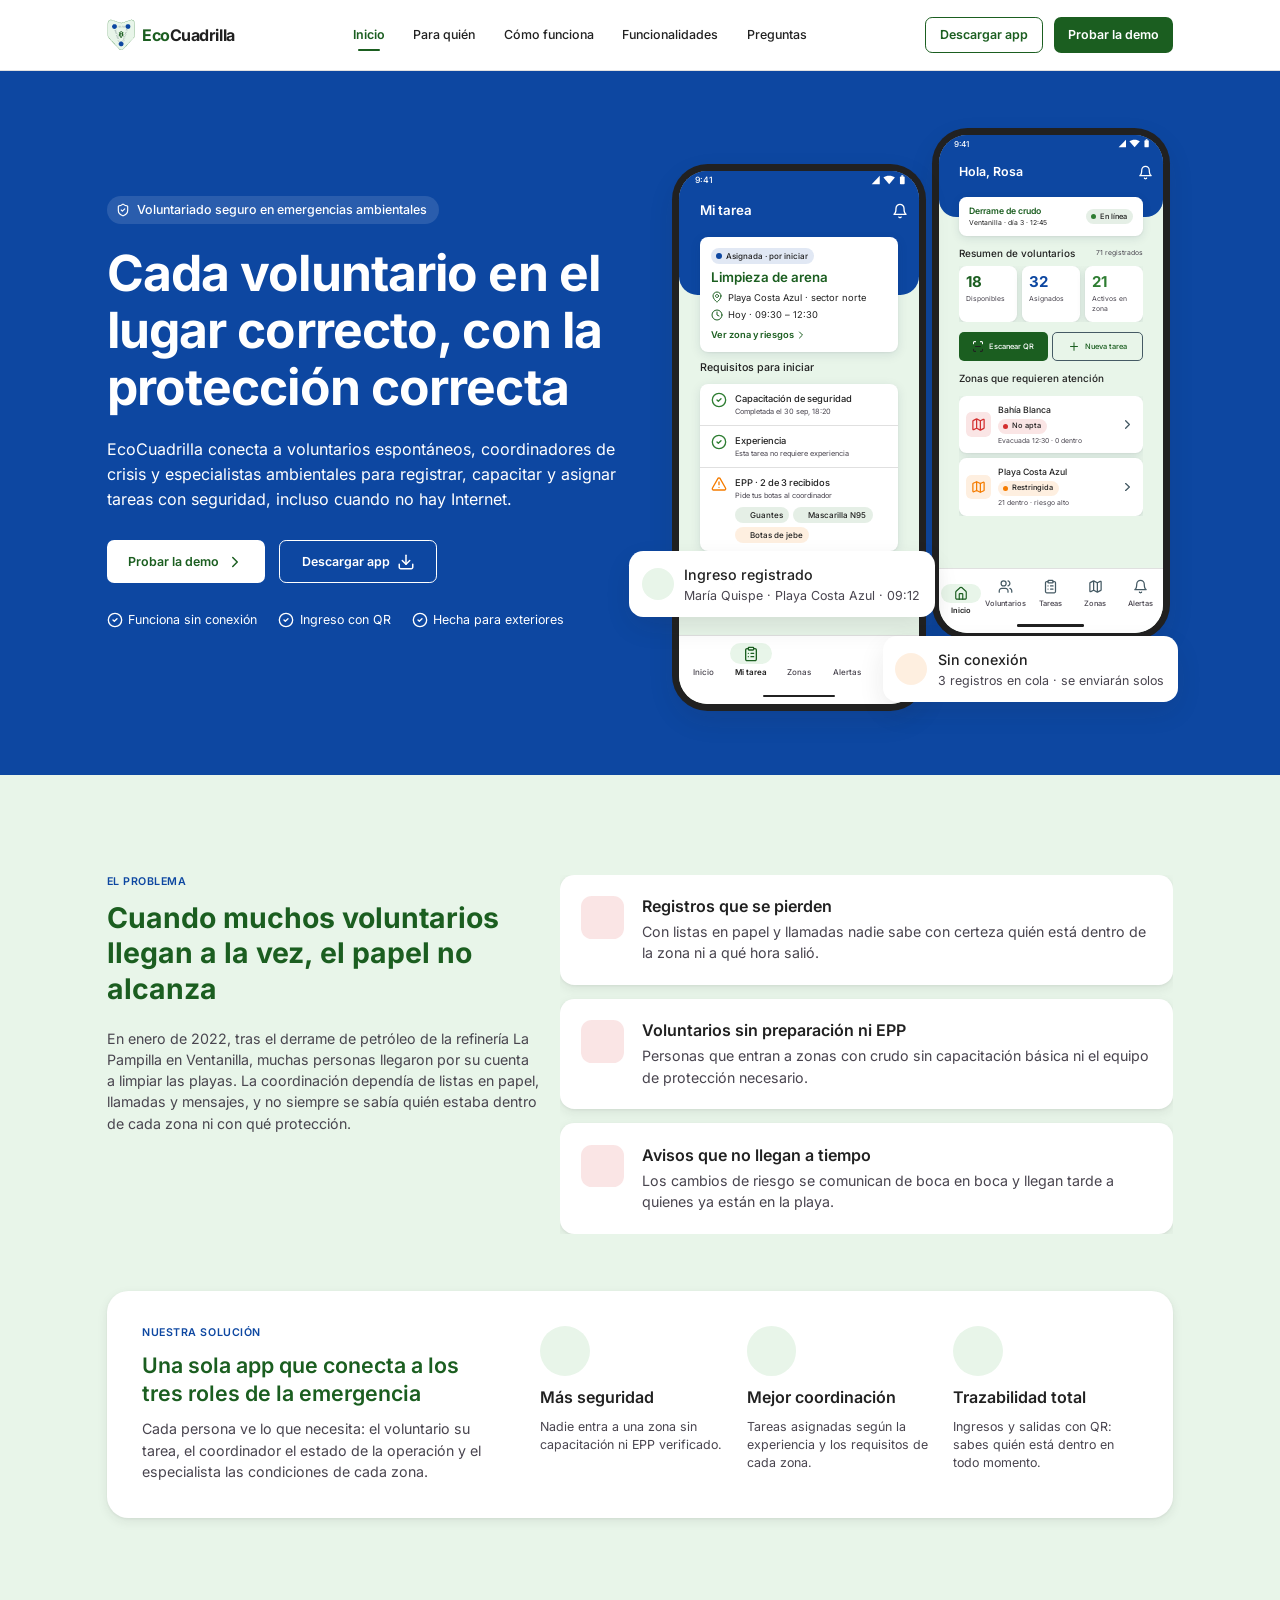
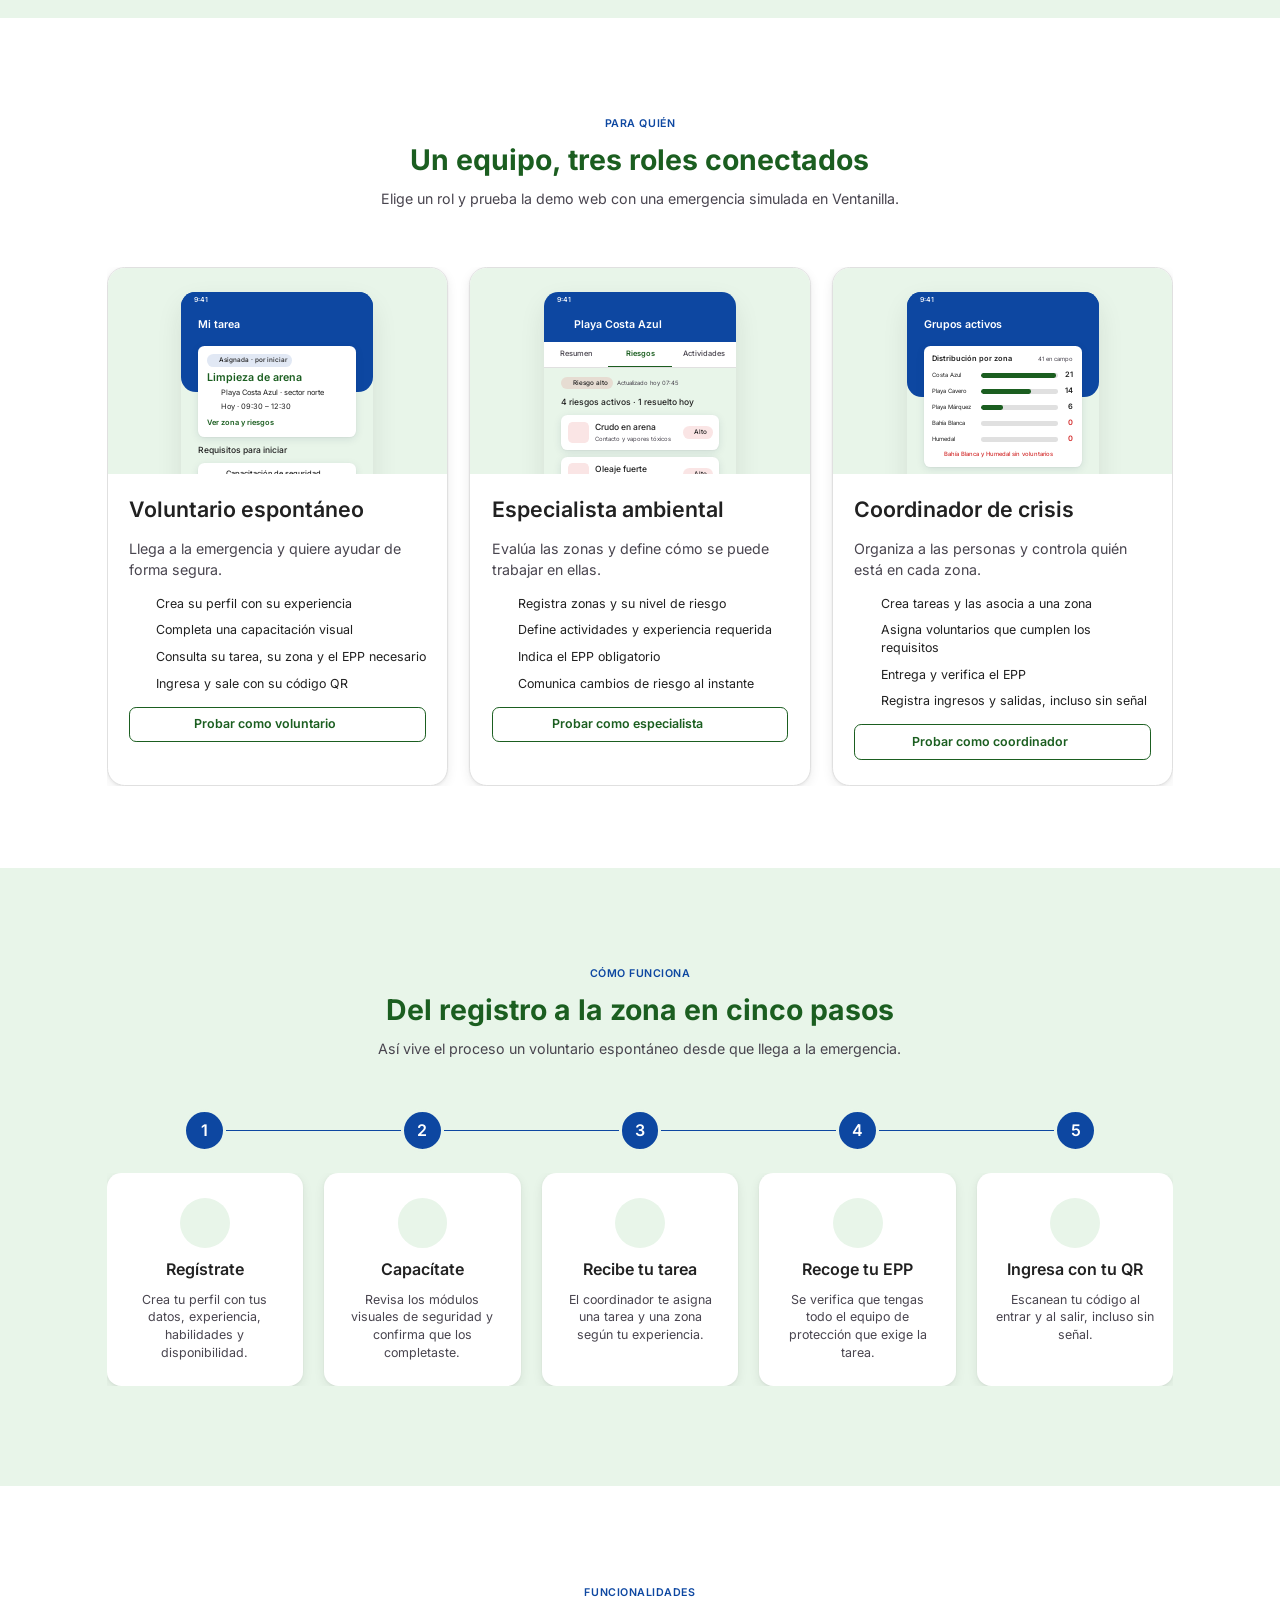
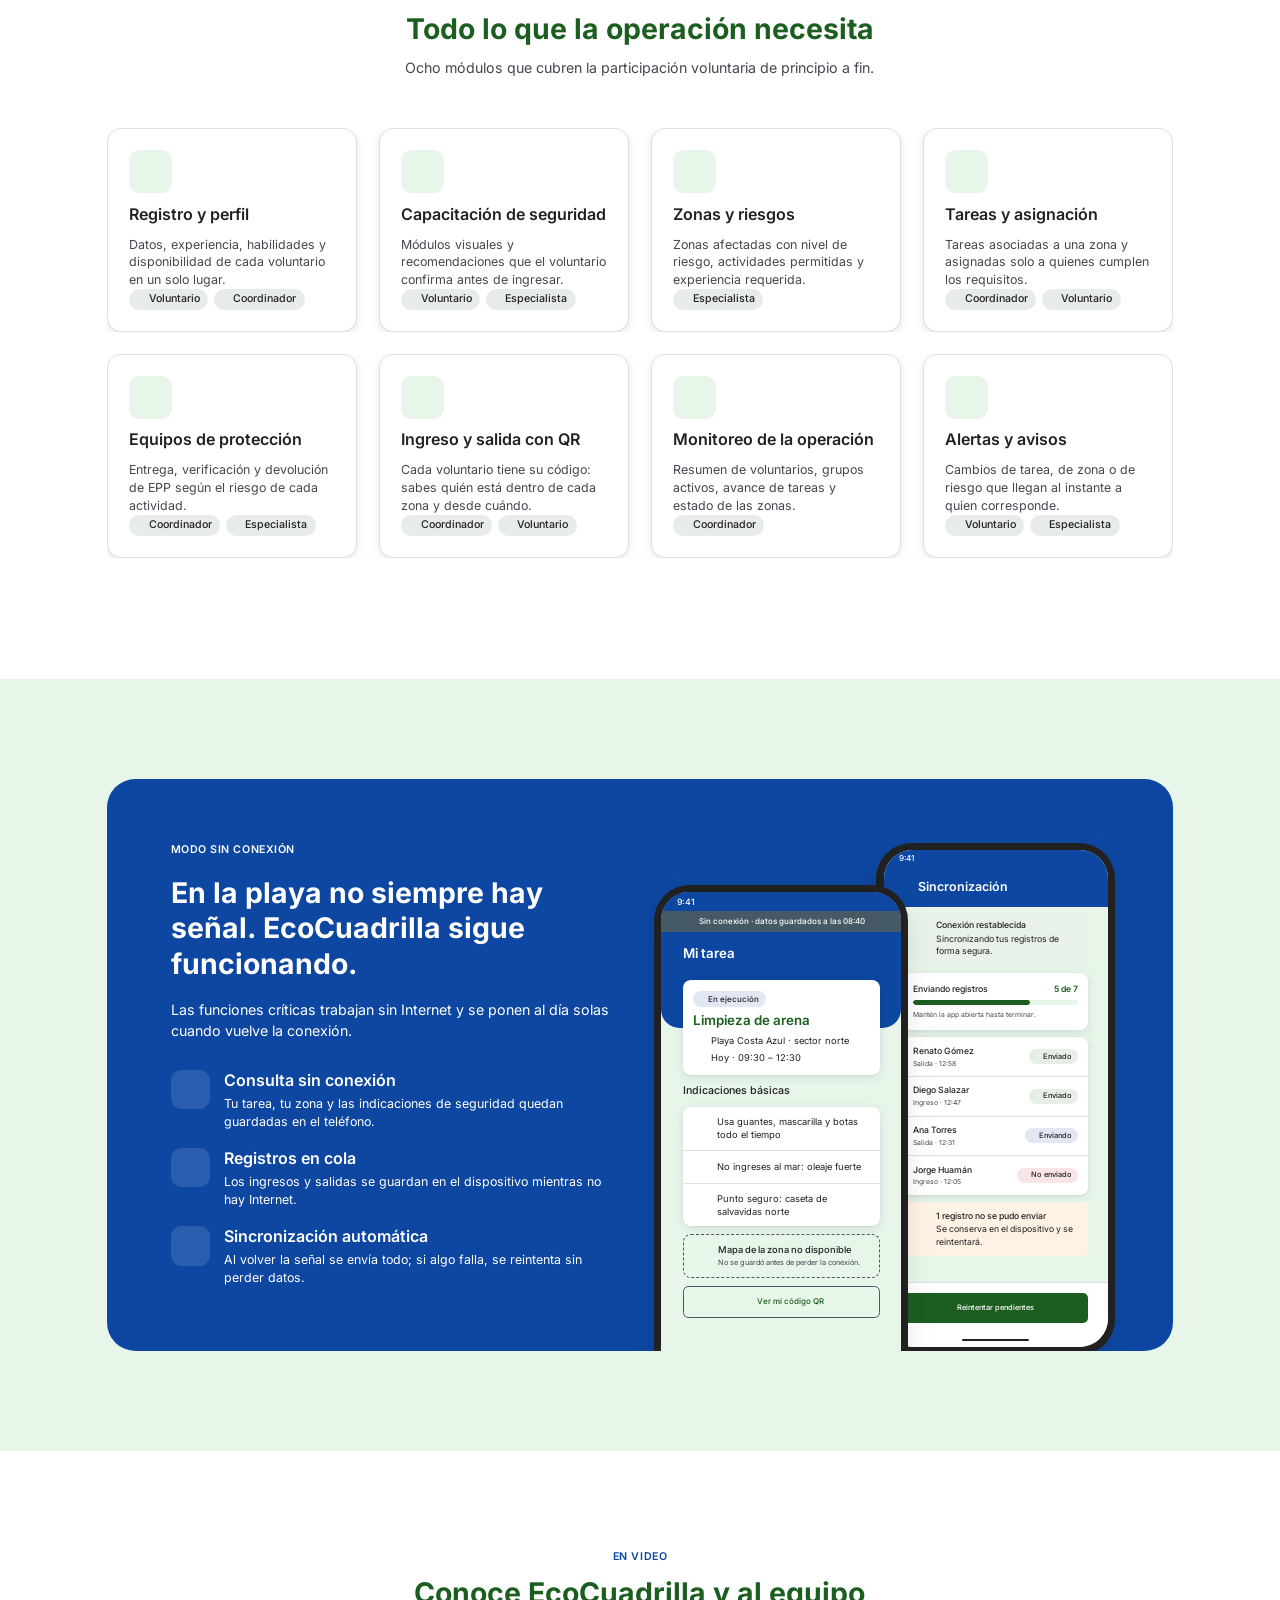
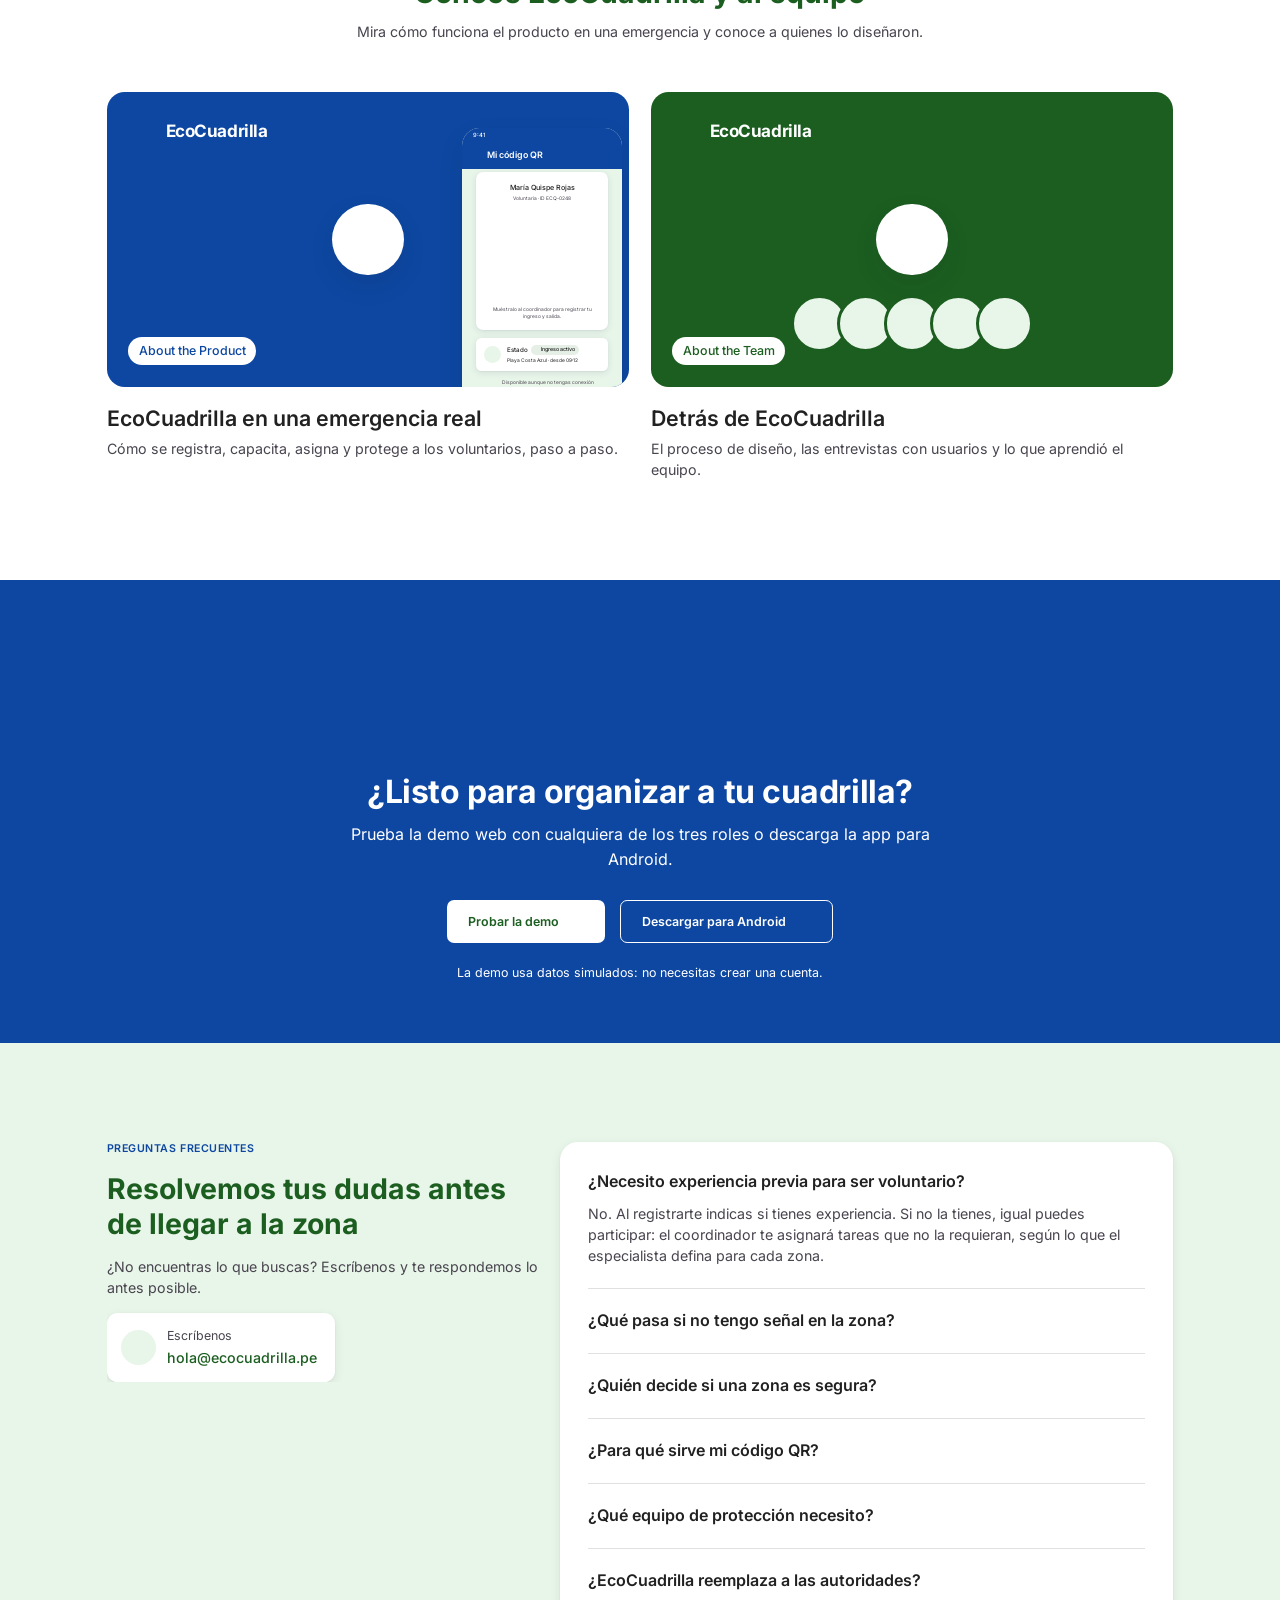
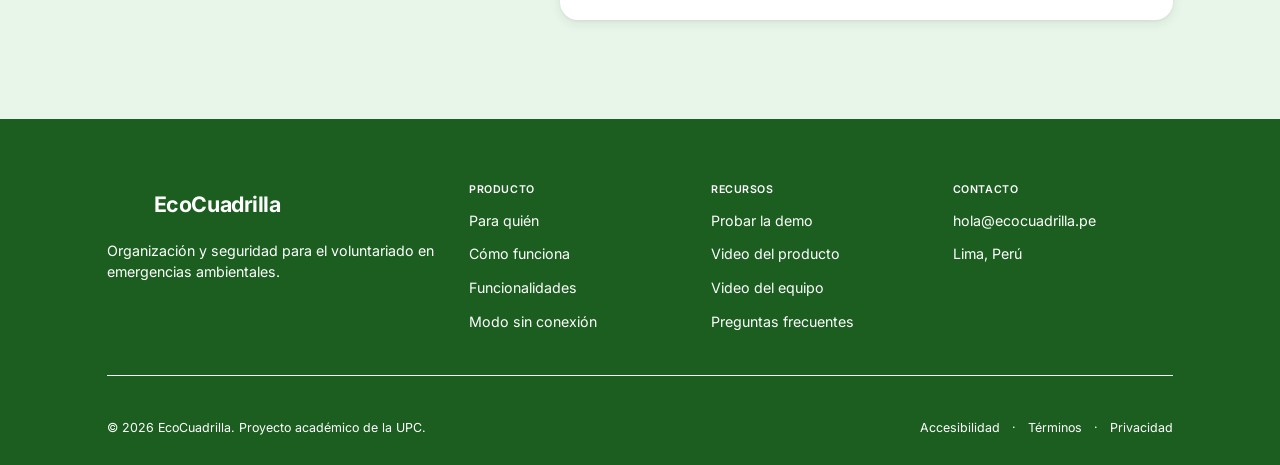
<file: index.html>
<!doctype html>
<html lang="es">

<head>
    <meta charset="utf-8">
    <meta name="viewport" content="width=device-width,initial-scale=1">
    <title>EcoCuadrilla</title>
    <meta name="theme-color" content="#0d47a1">
    <link rel="stylesheet" href="figma.css">
    <link rel="stylesheet" href="styles.css">
</head>

<body>
    <main id="app" aria-label="EcoCuadrilla"></main>
    <dialog id="modal"></dialog>
    <div id="toast" role="status" hidden></div>
    <script src="qr.js"></script>
    <script src="js/epp.js"></script>
    <script src="js/access.js"></script>
    <script src="main.js"></script>
    <script src="js/qa-fixes.js"></script>
</body>

</html>
</file>
<file: figma.css>
*,
:after,
:before {
    --tw-border-spacing-x: 0;
    --tw-border-spacing-y: 0;
    --tw-translate-x: 0;
    --tw-translate-y: 0;
    --tw-rotate: 0;
    --tw-skew-x: 0;
    --tw-skew-y: 0;
    --tw-scale-x: 1;
    --tw-scale-y: 1;
    --tw-pan-x: ;
    --tw-pan-y: ;
    --tw-pinch-zoom: ;
    --tw-scroll-snap-strictness: proximity;
    --tw-gradient-from-position: ;
    --tw-gradient-via-position: ;
    --tw-gradient-to-position: ;
    --tw-ordinal: ;
    --tw-slashed-zero: ;
    --tw-numeric-figure: ;
    --tw-numeric-spacing: ;
    --tw-numeric-fraction: ;
    --tw-ring-inset: ;
    --tw-ring-offset-width: 0px;
    --tw-ring-offset-color: #fff;
    --tw-ring-color: rgba(59, 130, 246, .5);
    --tw-ring-offset-shadow: 0 0 #0000;
    --tw-ring-shadow: 0 0 #0000;
    --tw-shadow: 0 0 #0000;
    --tw-shadow-colored: 0 0 #0000;
    --tw-blur: ;
    --tw-brightness: ;
    --tw-contrast: ;
    --tw-grayscale: ;
    --tw-hue-rotate: ;
    --tw-invert: ;
    --tw-saturate: ;
    --tw-sepia: ;
    --tw-drop-shadow: ;
    --tw-backdrop-blur: ;
    --tw-backdrop-brightness: ;
    --tw-backdrop-contrast: ;
    --tw-backdrop-grayscale: ;
    --tw-backdrop-hue-rotate: ;
    --tw-backdrop-invert: ;
    --tw-backdrop-opacity: ;
    --tw-backdrop-saturate: ;
    --tw-backdrop-sepia: ;
    --tw-contain-size: ;
    --tw-contain-layout: ;
    --tw-contain-paint: ;
    --tw-contain-style:
}

::backdrop {
    --tw-border-spacing-x: 0;
    --tw-border-spacing-y: 0;
    --tw-translate-x: 0;
    --tw-translate-y: 0;
    --tw-rotate: 0;
    --tw-skew-x: 0;
    --tw-skew-y: 0;
    --tw-scale-x: 1;
    --tw-scale-y: 1;
    --tw-pan-x: ;
    --tw-pan-y: ;
    --tw-pinch-zoom: ;
    --tw-scroll-snap-strictness: proximity;
    --tw-gradient-from-position: ;
    --tw-gradient-via-position: ;
    --tw-gradient-to-position: ;
    --tw-ordinal: ;
    --tw-slashed-zero: ;
    --tw-numeric-figure: ;
    --tw-numeric-spacing: ;
    --tw-numeric-fraction: ;
    --tw-ring-inset: ;
    --tw-ring-offset-width: 0px;
    --tw-ring-offset-color: #fff;
    --tw-ring-color: rgba(59, 130, 246, .5);
    --tw-ring-offset-shadow: 0 0 #0000;
    --tw-ring-shadow: 0 0 #0000;
    --tw-shadow: 0 0 #0000;
    --tw-shadow-colored: 0 0 #0000;
    --tw-blur: ;
    --tw-brightness: ;
    --tw-contrast: ;
    --tw-grayscale: ;
    --tw-hue-rotate: ;
    --tw-invert: ;
    --tw-saturate: ;
    --tw-sepia: ;
    --tw-drop-shadow: ;
    --tw-backdrop-blur: ;
    --tw-backdrop-brightness: ;
    --tw-backdrop-contrast: ;
    --tw-backdrop-grayscale: ;
    --tw-backdrop-hue-rotate: ;
    --tw-backdrop-invert: ;
    --tw-backdrop-opacity: ;
    --tw-backdrop-saturate: ;
    --tw-backdrop-sepia: ;
    --tw-contain-size: ;
    --tw-contain-layout: ;
    --tw-contain-paint: ;
    --tw-contain-style:
}

/*! tailwindcss v3.4.17 | MIT License | https://tailwindcss.com*/
*,
:after,
:before {
    box-sizing: border-box;
    border: 0 solid #e5e7eb
}

:after,
:before {
    --tw-content: ""
}

:host,
html {
    line-height: 1.5;
    -webkit-text-size-adjust: 100%;
    -moz-tab-size: 4;
    -o-tab-size: 4;
    tab-size: 4;
    font-family: ui-sans-serif, system-ui, sans-serif, Apple Color Emoji, Segoe UI Emoji, Segoe UI Symbol, Noto Color Emoji;
    font-feature-settings: normal;
    font-variation-settings: normal;
    -webkit-tap-highlight-color: transparent
}

body {
    margin: 0;
    line-height: inherit
}

hr {
    height: 0;
    color: inherit;
    border-top-width: 1px
}

abbr:where([title]) {
    -webkit-text-decoration: underline dotted;
    text-decoration: underline dotted
}

h1,
h2,
h3,
h4,
h5,
h6 {
    font-size: inherit;
    font-weight: inherit
}

a {
    color: inherit;
    text-decoration: inherit
}

b,
strong {
    font-weight: bolder
}

code,
kbd,
pre,
samp {
    font-family: ui-monospace, SFMono-Regular, Menlo, Monaco, Consolas, Liberation Mono, Courier New, monospace;
    font-feature-settings: normal;
    font-variation-settings: normal;
    font-size: 1em
}

small {
    font-size: 80%
}

sub,
sup {
    font-size: 75%;
    line-height: 0;
    position: relative;
    vertical-align: baseline
}

sub {
    bottom: -.25em
}

sup {
    top: -.5em
}

table {
    text-indent: 0;
    border-color: inherit;
    border-collapse: collapse
}

button,
input,
optgroup,
select,
textarea {
    font-family: inherit;
    font-feature-settings: inherit;
    font-variation-settings: inherit;
    font-size: 100%;
    font-weight: inherit;
    line-height: inherit;
    letter-spacing: inherit;
    color: inherit;
    margin: 0;
    padding: 0
}

button,
select {
    text-transform: none
}

button,
input:where([type=button]),
input:where([type=reset]),
input:where([type=submit]) {
    -webkit-appearance: button;
    background-color: transparent;
    background-image: none
}

:-moz-focusring {
    outline: auto
}

:-moz-ui-invalid {
    box-shadow: none
}

progress {
    vertical-align: baseline
}

::-webkit-inner-spin-button,
::-webkit-outer-spin-button {
    height: auto
}

[type=search] {
    -webkit-appearance: textfield;
    outline-offset: -2px
}

::-webkit-search-decoration {
    -webkit-appearance: none
}

::-webkit-file-upload-button {
    -webkit-appearance: button;
    font: inherit
}

summary {
    display: list-item
}

blockquote,
dd,
dl,
figure,
h1,
h2,
h3,
h4,
h5,
h6,
hr,
p,
pre {
    margin: 0
}

fieldset {
    margin: 0
}

fieldset,
legend {
    padding: 0
}

menu,
ol,
ul {
    list-style: none;
    margin: 0;
    padding: 0
}

dialog {
    padding: 0
}

textarea {
    resize: vertical
}

input::-moz-placeholder,
textarea::-moz-placeholder {
    opacity: 1;
    color: #9ca3af
}

input::placeholder,
textarea::placeholder {
    opacity: 1;
    color: #9ca3af
}

[role=button],
button {
    cursor: pointer
}

:disabled {
    cursor: default
}

audio,
canvas,
embed,
iframe,
img,
object,
svg,
video {
    display: block;
    vertical-align: middle
}

img,
video {
    max-width: 100%;
    height: auto
}

[hidden]:where(:not([hidden=until-found])) {
    display: none
}

.absolute {
    position: absolute
}

.relative {
    position: relative
}

.inset-0 {
    inset: 0
}

.inset-\[18\.5\%_42\.22\%_74\.5\%_36\.39\%\] {
    inset: 18.5% 42.22% 74.5% 36.39%
}

.inset-\[4\%_2\.22\%_87\%_46\.11\%\] {
    inset: 4% 2.22% 87% 46.11%
}

.inset-\[40\%_47\.64\%_53\%_34\.44\%\] {
    inset: 40% 47.64% 53% 34.44%
}

.inset-\[59\%_44\.03\%_34\%_36\.39\%\] {
    inset: 59% 44.03% 34% 36.39%
}

.inset-\[76\%_8\.06\%_17\%_77\.78\%\] {
    inset: 76% 8.06% 17% 77.78%
}

.inset-\[78\%_48\.06\%_15\%_34\.17\%\] {
    inset: 78% 48.06% 15% 34.17%
}

.left-0 {
    left: 0
}

.left-\[-148px\] {
    left: -148px
}

.left-\[-24px\] {
    left: -24px
}

.left-\[1066px\] {
    left: 1066px
}

.left-\[110\.4px\] {
    left: 110.4px
}

.left-\[116\.4px\] {
    left: 116.4px
}

.left-\[11px\] {
    left: 11px
}

.left-\[128px\] {
    left: 128px
}

.left-\[12px\] {
    left: 12px
}

.left-\[158px\] {
    left: 158px
}

.left-\[196px\] {
    left: 196px
}

.left-\[204px\] {
    left: 204px
}

.left-\[22px\] {
    left: 22px
}

.left-\[24px\] {
    left: 24px
}

.left-\[250px\] {
    left: 250px
}

.left-\[254px\] {
    left: 254px
}

.left-\[261px\] {
    left: 261px
}

.left-\[316px\] {
    left: 316px
}

.left-\[331px\] {
    left: 331px
}

.left-\[400px\] {
    left: 400px
}

.left-\[420px\] {
    left: 420px
}

.left-\[5\.32px\] {
    left: 5.32px
}

.left-\[576px\] {
    left: 576px
}

.left-\[66\.5px\] {
    left: 66.5px
}

.left-\[66px\] {
    left: 66px
}

.left-\[821px\] {
    left: 821px
}

.left-\[83px\] {
    left: 83px
}

.left-\[86px\] {
    left: 86px
}

.left-\[97px\] {
    left: 97px
}

.top-0 {
    top: 0
}

.top-\[-46px\] {
    top: -46px
}

.top-\[120px\] {
    top: 120px
}

.top-\[126px\] {
    top: 126px
}

.top-\[12px\] {
    top: 12px
}

.top-\[136px\] {
    top: 136px
}

.top-\[154px\] {
    top: 154px
}

.top-\[2\.66px\] {
    top: 2.66px
}

.top-\[20px\] {
    top: 20px
}

.top-\[228px\] {
    top: 228px
}

.top-\[23px\] {
    top: 23px
}

.top-\[24px\] {
    top: 24px
}

.top-\[250px\] {
    top: 250px
}

.top-\[275px\] {
    top: 275px
}

.top-\[28px\] {
    top: 28px
}

.top-\[312px\] {
    top: 312px
}

.top-\[374\.4px\] {
    top: 374.4px
}

.top-\[40px\] {
    top: 40px
}

.top-\[476px\] {
    top: 476px
}

.top-\[48px\] {
    top: 48px
}

.top-\[5\.32px\] {
    top: 5.32px
}

.top-\[572px\] {
    top: 572px
}

.top-\[60px\] {
    top: 60px
}

.top-\[8px\] {
    top: 8px
}

.mr-\[-10px\] {
    margin-right: -10px
}

.mr-\[-12px\] {
    margin-right: -12px
}

.mr-\[-2\.4px\] {
    margin-right: -2.4px
}

.mr-\[-2px\] {
    margin-right: -2px
}

.block {
    display: block
}

.flex {
    display: flex
}

.size-\[10\.4px\] {
    width: 10.4px;
    height: 10.4px
}

.size-\[10\.8px\] {
    width: 10.8px;
    height: 10.8px
}

.size-\[100px\] {
    width: 100px;
    height: 100px
}

.size-\[10px\] {
    width: 10px;
    height: 10px
}

.size-\[11\.7px\] {
    width: 11.7px;
    height: 11.7px
}

.size-\[12\.6px\] {
    width: 12.6px;
    height: 12.6px
}

.size-\[12\.8px\] {
    width: 12.8px;
    height: 12.8px
}

.size-\[12\.999px\] {
    width: 12.999px;
    height: 12.999px
}

.size-\[12px\] {
    width: 12px;
    height: 12px
}

.size-\[13\.5px\] {
    width: 13.5px;
    height: 13.5px
}

.size-\[13\.999px\] {
    width: 13.999px;
    height: 13.999px
}

.size-\[14\.4px\] {
    width: 14.4px;
    height: 14.4px
}

.size-\[14\.999px\] {
    width: 14.999px;
    height: 14.999px
}

.size-\[15\.36px\] {
    width: 15.36px;
    height: 15.36px
}

.size-\[15\.6px\] {
    width: 15.6px;
    height: 15.6px
}

.size-\[16\.008px\] {
    width: 16.008px;
    height: 16.008px
}

.size-\[16\.444px\] {
    width: 16.444px;
    height: 16.444px
}

.size-\[16\.8px\] {
    width: 16.8px;
    height: 16.8px
}

.size-\[16px\] {
    width: 16px;
    height: 16px
}

.size-\[18\.62px\] {
    width: 18.62px;
    height: 18.62px
}

.size-\[18px\] {
    width: 18px;
    height: 18px
}

.size-\[19\.111px\] {
    width: 19.111px;
    height: 19.111px
}

.size-\[19\.2px\] {
    width: 19.2px;
    height: 19.2px
}

.size-\[2\.56px\] {
    width: 2.56px;
    height: 2.56px
}

.size-\[20px\] {
    width: 20px;
    height: 20px
}

.size-\[22px\] {
    width: 22px;
    height: 22px
}

.size-\[240px\] {
    width: 240px;
    height: 240px
}

.size-\[24px\] {
    width: 24px;
    height: 24px
}

.size-\[28\.8px\] {
    width: 28.8px;
    height: 28.8px
}

.size-\[28px\] {
    width: 28px;
    height: 28px
}

.size-\[29\.26px\] {
    width: 29.26px;
    height: 29.26px
}

.size-\[31\.2px\] {
    width: 31.2px;
    height: 31.2px
}

.size-\[32px\] {
    width: 32px;
    height: 32px
}

.size-\[33\.6px\] {
    width: 33.6px;
    height: 33.6px
}

.size-\[36px\] {
    width: 36px;
    height: 36px
}

.size-\[4\.8px\] {
    width: 4.8px;
    height: 4.8px
}

.size-\[40px\] {
    width: 40px;
    height: 40px
}

.size-\[44px\] {
    width: 44px;
    height: 44px
}

.size-\[48px\] {
    width: 48px;
    height: 48px
}

.size-\[4px\] {
    width: 4px;
    height: 4px
}

.size-\[5\.2px\] {
    width: 5.2px;
    height: 5.2px
}

.size-\[5\.6px\] {
    width: 5.6px;
    height: 5.6px
}

.size-\[5\.76px\] {
    width: 5.76px;
    height: 5.76px
}

.size-\[53\.2px\] {
    width: 53.2px;
    height: 53.2px
}

.size-\[56px\] {
    width: 56px;
    height: 56px
}

.size-\[6\.4px\] {
    width: 6.4px;
    height: 6.4px
}

.size-\[6\.578px\] {
    width: 6.578px;
    height: 6.578px
}

.size-\[60px\] {
    width: 60px;
    height: 60px
}

.size-\[64px\] {
    width: 64px;
    height: 64px
}

.size-\[6px\] {
    width: 6px;
    height: 6px
}

.size-\[7\.644px\] {
    width: 7.644px;
    height: 7.644px
}

.size-\[7\.68px\] {
    width: 7.68px;
    height: 7.68px
}

.size-\[80px\] {
    width: 80px;
    height: 80px
}

.size-\[8px\] {
    width: 8px;
    height: 8px
}

.size-\[9\.6px\] {
    width: 9.6px;
    height: 9.6px
}

.size-\[95\.76px\] {
    width: 95.76px;
    height: 95.76px
}

.size-\[9px\] {
    width: 9px;
    height: 9px
}

.size-full {
    width: 100%;
    height: 100%
}

.h-\[1\.28px\] {
    height: 1.28px
}

.h-\[1\.2px\] {
    height: 1.2px
}

.h-\[10\.5px\] {
    height: 10.5px
}

.h-\[100px\] {
    height: 100px
}

.h-\[1024px\] {
    height: 1024px
}

.h-\[111\.6px\] {
    height: 111.6px
}

.h-\[117\.6px\] {
    height: 117.6px
}

.h-\[12px\] {
    height: 12px
}

.h-\[130\.2px\] {
    height: 130.2px
}

.h-\[131\.95px\] {
    height: 131.95px
}

.h-\[139\.5px\] {
    height: 139.5px
}

.h-\[14\.4px\] {
    height: 14.4px
}

.h-\[14px\] {
    height: 14px
}

.h-\[15\.36px\] {
    height: 15.36px
}

.h-\[15\.6px\] {
    height: 15.6px
}

.h-\[152\.25px\] {
    height: 152.25px
}

.h-\[16\.8px\] {
    height: 16.8px
}

.h-\[168px\] {
    height: 168px
}

.h-\[16px\] {
    height: 16px
}

.h-\[176px\] {
    height: 176px
}

.h-\[18\.2px\] {
    height: 18.2px
}

.h-\[184px\] {
    height: 184px
}

.h-\[18px\] {
    height: 18px
}

.h-\[19\.2px\] {
    height: 19.2px
}

.h-\[19\.6px\] {
    height: 19.6px
}

.h-\[2\.4px\] {
    height: 2.4px
}

.h-\[2\.6px\] {
    height: 2.6px
}

.h-\[2\.8px\] {
    height: 2.8px
}

.h-\[20\.48px\] {
    height: 20.48px
}

.h-\[20\.8px\] {
    height: 20.8px
}

.h-\[21px\] {
    height: 21px
}

.h-\[22\.4px\] {
    height: 22.4px
}

.h-\[232px\] {
    height: 232px
}

.h-\[24px\] {
    height: 24px
}

.h-\[256px\] {
    height: 256px
}

.h-\[26\.4px\] {
    height: 26.4px
}

.h-\[28\.8px\] {
    height: 28.8px
}

.h-\[28px\] {
    height: 28px
}

.h-\[2px\] {
    height: 2px
}

.h-\[30px\] {
    height: 30px
}

.h-\[31\.2px\] {
    height: 31.2px
}

.h-\[320px\] {
    height: 320px
}

.h-\[328\.889px\] {
    height: 328.889px
}

.h-\[329px\] {
    height: 329px
}

.h-\[32px\] {
    height: 32px
}

.h-\[33\.6px\] {
    height: 33.6px
}

.h-\[331px\] {
    height: 331px
}

.h-\[36px\] {
    height: 36px
}

.h-\[372px\] {
    height: 372px
}

.h-\[38\.4px\] {
    height: 38.4px
}

.h-\[382\.222px\] {
    height: 382.222px
}

.h-\[382px\] {
    height: 382px
}

.h-\[39\.2px\] {
    height: 39.2px
}

.h-\[3px\] {
    height: 3px
}

.h-\[4\.48px\] {
    height: 4.48px
}

.h-\[4\.8px\] {
    height: 4.8px
}

.h-\[400px\] {
    height: 400px
}

.h-\[40px\] {
    height: 40px
}

.h-\[41\.6px\] {
    height: 41.6px
}

.h-\[411px\] {
    height: 411px
}

.h-\[44\.8px\] {
    height: 44.8px
}

.h-\[44px\] {
    height: 44px
}

.h-\[480px\] {
    height: 480px
}

.h-\[48px\] {
    height: 48px
}

.h-\[4px\] {
    height: 4px
}

.h-\[5\.6px\] {
    height: 5.6px
}

.h-\[520px\] {
    height: 520px
}

.h-\[52px\] {
    height: 52px
}

.h-\[560px\] {
    height: 560px
}

.h-\[56px\] {
    height: 56px
}

.h-\[600px\] {
    height: 600px
}

.h-\[60px\] {
    height: 60px
}

.h-\[7\.68px\] {
    height: 7.68px
}

.h-\[72px\] {
    height: 72px
}

.h-\[7px\] {
    height: 7px
}

.h-\[8\.4px\] {
    height: 8.4px
}

.h-\[8\.96px\] {
    height: 8.96px
}

.h-\[8px\] {
    height: 8px
}

.h-\[9\.1px\] {
    height: 9.1px
}

.h-\[9\.8px\] {
    height: 9.8px
}

.h-\[91\.7px\] {
    height: 91.7px
}

.h-\[93px\] {
    height: 93px
}

.h-\[96px\] {
    height: 96px
}

.h-\[98px\] {
    height: 98px
}

.h-full {
    height: 100%
}

.h-px {
    height: 1px
}

.min-h-px {
    min-height: 1px
}

.w-\[100\.1px\] {
    width: 100.1px
}

.w-\[100px\] {
    width: 100px
}

.w-\[101\.5px\] {
    width: 101.5px
}

.w-\[104px\] {
    width: 104px
}

.w-\[10px\] {
    width: 10px
}

.w-\[110px\] {
    width: 110px
}

.w-\[115\.2px\] {
    width: 115.2px
}

.w-\[116px\] {
    width: 116px
}

.w-\[128px\] {
    width: 128px
}

.w-\[12px\] {
    width: 12px
}

.w-\[130px\] {
    width: 130px
}

.w-\[131\.6px\] {
    width: 131.6px
}

.w-\[140px\] {
    width: 140px
}

.w-\[142px\] {
    width: 142px
}

.w-\[1440px\] {
    width: 1440px
}

.w-\[148px\] {
    width: 148px
}

.w-\[150px\] {
    width: 150px
}

.w-\[16\.64px\] {
    width: 16.64px
}

.w-\[177\.6px\] {
    width: 177.6px
}

.w-\[180px\] {
    width: 180px
}

.w-\[192\.4px\] {
    width: 192.4px
}

.w-\[200px\] {
    width: 200px
}

.w-\[207\.2px\] {
    width: 207.2px
}

.w-\[20px\] {
    width: 20px
}

.w-\[216px\] {
    width: 216px
}

.w-\[222px\] {
    width: 222px
}

.w-\[23\.675px\] {
    width: 23.675px
}

.w-\[234px\] {
    width: 234px
}

.w-\[240px\] {
    width: 240px
}

.w-\[24px\] {
    width: 24px
}

.w-\[252px\] {
    width: 252px
}

.w-\[26\.903px\] {
    width: 26.903px
}

.w-\[260px\] {
    width: 260px
}

.w-\[264px\] {
    width: 264px
}

.w-\[26px\] {
    width: 26px
}

.w-\[270px\] {
    width: 270px
}

.w-\[28\.697px\] {
    width: 28.697px
}

.w-\[2px\] {
    width: 2px
}

.w-\[31\.2px\] {
    width: 31.2px
}

.w-\[312px\] {
    width: 312px
}

.w-\[32\.284px\] {
    width: 32.284px
}

.w-\[32px\] {
    width: 32px
}

.w-\[33\.8px\] {
    width: 33.8px
}

.w-\[34\.436px\] {
    width: 34.436px
}

.w-\[34\.56px\] {
    width: 34.56px
}

.w-\[352px\] {
    width: 352px
}

.w-\[36\.4px\] {
    width: 36.4px
}

.w-\[360px\] {
    width: 360px
}

.w-\[38\.4px\] {
    width: 38.4px
}

.w-\[384px\] {
    width: 384px
}

.w-\[39px\] {
    width: 39px
}

.w-\[400px\] {
    width: 400px
}

.w-\[40px\] {
    width: 40px
}

.w-\[41\.6px\] {
    width: 41.6px
}

.w-\[420px\] {
    width: 420px
}

.w-\[42px\] {
    width: 42px
}

.w-\[43\.045px\] {
    width: 43.045px
}

.w-\[44\.8px\] {
    width: 44.8px
}

.w-\[448px\] {
    width: 448px
}

.w-\[46\.5px\] {
    width: 46.5px
}

.w-\[486px\] {
    width: 486px
}

.w-\[48px\] {
    width: 48px
}

.w-\[50\.4px\] {
    width: 50.4px
}

.w-\[50px\] {
    width: 50px
}

.w-\[520px\] {
    width: 520px
}

.w-\[527px\] {
    width: 527px
}

.w-\[52px\] {
    width: 52px
}

.w-\[54px\] {
    width: 54px
}

.w-\[55\.8px\] {
    width: 55.8px
}

.w-\[588px\] {
    width: 588px
}

.w-\[592px\] {
    width: 592px
}

.w-\[600px\] {
    width: 600px
}

.w-\[60px\] {
    width: 60px
}

.w-\[64\.568px\] {
    width: 64.568px
}

.w-\[64\.8px\] {
    width: 64.8px
}

.w-\[64px\] {
    width: 64px
}

.w-\[688px\] {
    width: 688px
}

.w-\[70\.2px\] {
    width: 70.2px
}

.w-\[70px\] {
    width: 70px
}

.w-\[720px\] {
    width: 720px
}

.w-\[72px\] {
    width: 72px
}

.w-\[736px\] {
    width: 736px
}

.w-\[75\.6px\] {
    width: 75.6px
}

.w-\[760px\] {
    width: 760px
}

.w-\[76px\] {
    width: 76px
}

.w-\[800px\] {
    width: 800px
}

.w-\[80px\] {
    width: 80px
}

.w-\[81px\] {
    width: 81px
}

.w-\[84px\] {
    width: 84px
}

.w-\[86\.09px\] {
    width: 86.09px
}

.w-\[94\.72px\] {
    width: 94.72px
}

.w-\[96px\] {
    width: 96px
}

.w-\[979\.2px\] {
    width: 979.2px
}

.w-\[min-content\] {
    width: -moz-min-content;
    width: min-content
}

.w-full {
    width: 100%
}

.w-px {
    width: 1px
}

.min-w-full {
    min-width: 100%
}

.min-w-px {
    min-width: 1px
}

.max-w-none {
    max-width: none
}

.flex-\[1_0_0\] {
    flex: 1 0 0
}

.flex-none {
    flex: none
}

.shrink-0 {
    flex-shrink: 0
}

.rotate-180 {
    --tw-rotate: 180deg;
    transform: translate(var(--tw-translate-x), var(--tw-translate-y)) rotate(var(--tw-rotate)) skewX(var(--tw-skew-x)) skewY(var(--tw-skew-y)) scaleX(var(--tw-scale-x)) scaleY(var(--tw-scale-y))
}

.flex-col {
    flex-direction: column
}

.flex-wrap {
    flex-wrap: wrap
}

.content-start {
    align-content: flex-start
}

.content-stretch {
    align-content: stretch
}

.items-start {
    align-items: flex-start
}

.items-end {
    align-items: flex-end
}

.items-center {
    align-items: center
}

.justify-end {
    justify-content: flex-end
}

.justify-center {
    justify-content: center
}

.justify-between {
    justify-content: space-between
}

.gap-\[1\.28px\] {
    gap: 1.28px
}

.gap-\[1\.2px\] {
    gap: 1.2px
}

.gap-\[1\.3px\] {
    gap: 1.3px
}

.gap-\[1\.4px\] {
    gap: 1.4px
}

.gap-\[1\.5px\] {
    gap: 1.5px
}

.gap-\[1\.92px\] {
    gap: 1.92px
}

.gap-\[10px\] {
    gap: 10px
}

.gap-\[11\.2px\] {
    gap: 11.2px
}

.gap-\[11\.511px\] {
    gap: 11.511px
}

.gap-\[12px\] {
    gap: 12px
}

.gap-\[13\.378px\] {
    gap: 13.378px
}

.gap-\[14px\] {
    gap: 14px
}

.gap-\[16px\] {
    gap: 16px
}

.gap-\[2\.4px\] {
    gap: 2.4px
}

.gap-\[2\.56px\] {
    gap: 2.56px
}

.gap-\[2\.6px\] {
    gap: 2.6px
}

.gap-\[2\.8px\] {
    gap: 2.8px
}

.gap-\[20px\] {
    gap: 20px
}

.gap-\[24px\] {
    gap: 24px
}

.gap-\[28px\] {
    gap: 28px
}

.gap-\[2px\] {
    gap: 2px
}

.gap-\[3\.6000001430511475px_3\.6px\] {
    gap: 3.6000001430511475px 3.6px
}

.gap-\[3\.6px\] {
    gap: 3.6px
}

.gap-\[3\.84px\] {
    gap: 3.84px
}

.gap-\[3\.9px\] {
    gap: 3.9px
}

.gap-\[32px\] {
    gap: 32px
}

.gap-\[3px\] {
    gap: 3px
}

.gap-\[4\.199999809265137px_4\.2px\] {
    gap: 4.199999809265137px 4.2px
}

.gap-\[4\.2px\] {
    gap: 4.2px
}

.gap-\[4\.5px\] {
    gap: 4.5px
}

.gap-\[4\.8px\] {
    gap: 4.8px
}

.gap-\[4\.933px\] {
    gap: 4.933px
}

.gap-\[40px\] {
    gap: 40px
}

.gap-\[48px\] {
    gap: 48px
}

.gap-\[4px\] {
    gap: 4px
}

.gap-\[5\.12px\] {
    gap: 5.12px
}

.gap-\[5\.2px\] {
    gap: 5.2px
}

.gap-\[5\.5px\] {
    gap: 5.5px
}

.gap-\[5\.6px\] {
    gap: 5.6px
}

.gap-\[5\.733px\] {
    gap: 5.733px
}

.gap-\[56px\] {
    gap: 56px
}

.gap-\[5px\] {
    gap: 5px
}

.gap-\[6\.25px\] {
    gap: 6.25px
}

.gap-\[6\.667px\] {
    gap: 6.667px
}

.gap-\[64px\] {
    gap: 64px
}

.gap-\[6px\] {
    gap: 6px
}

.gap-\[7\.2px\] {
    gap: 7.2px
}

.gap-\[7\.5px\] {
    gap: 7.5px
}

.gap-\[7\.8px\] {
    gap: 7.8px
}

.gap-\[8\.4px\] {
    gap: 8.4px
}

.gap-\[8px\] {
    gap: 8px
}

.gap-\[8px_16px\] {
    gap: 8px 16px
}

.gap-\[9px\] {
    gap: 9px
}

.gap-px {
    gap: 1px
}

.self-stretch {
    align-self: stretch
}

.overflow-hidden {
    overflow: hidden
}

.overflow-clip {
    overflow: clip
}

.text-ellipsis {
    text-overflow: ellipsis
}

.whitespace-nowrap {
    white-space: nowrap
}

.whitespace-pre {
    white-space: pre
}

.whitespace-pre-wrap {
    white-space: pre-wrap
}

.rounded-\[0\.64px\] {
    border-radius: .64px
}

.rounded-\[1\.2px\] {
    border-radius: 1.2px
}

.rounded-\[1\.3px\] {
    border-radius: 1.3px
}

.rounded-\[1\.4px\] {
    border-radius: 1.4px
}

.rounded-\[1\.5px\] {
    border-radius: 1.5px
}

.rounded-\[10\.4px\] {
    border-radius: 10.4px
}

.rounded-\[10px\] {
    border-radius: 10px
}

.rounded-\[11\.2px\] {
    border-radius: 11.2px
}

.rounded-\[12px\] {
    border-radius: 12px
}

.rounded-\[13\.156px\] {
    border-radius: 13.156px
}

.rounded-\[14\.63px\] {
    border-radius: 14.63px
}

.rounded-\[14px\] {
    border-radius: 14px
}

.rounded-\[15\.289px\] {
    border-radius: 15.289px
}

.rounded-\[16px\] {
    border-radius: 16px
}

.rounded-\[18px\] {
    border-radius: 18px
}

.rounded-\[1px\] {
    border-radius: 1px
}

.rounded-\[2\.4px\] {
    border-radius: 2.4px
}

.rounded-\[2\.56px\] {
    border-radius: 2.56px
}

.rounded-\[2\.8px\] {
    border-radius: 2.8px
}

.rounded-\[20px\] {
    border-radius: 20px
}

.rounded-\[22px\] {
    border-radius: 22px
}

.rounded-\[24px\] {
    border-radius: 24px
}

.rounded-\[26px\] {
    border-radius: 26px
}

.rounded-\[28px\] {
    border-radius: 28px
}

.rounded-\[2px\] {
    border-radius: 2px
}

.rounded-\[3\.84px\] {
    border-radius: 3.84px
}

.rounded-\[30px\] {
    border-radius: 30px
}

.rounded-\[32px\] {
    border-radius: 32px
}

.rounded-\[34px\] {
    border-radius: 34px
}

.rounded-\[36px\] {
    border-radius: 36px
}

.rounded-\[4\.8px\] {
    border-radius: 4.8px
}

.rounded-\[40px\] {
    border-radius: 40px
}

.rounded-\[47\.88px\] {
    border-radius: 47.88px
}

.rounded-\[4px\] {
    border-radius: 4px
}

.rounded-\[5\.12px\] {
    border-radius: 5.12px
}

.rounded-\[5\.2px\] {
    border-radius: 5.2px
}

.rounded-\[5\.6px\] {
    border-radius: 5.6px
}

.rounded-\[6\.4px\] {
    border-radius: 6.4px
}

.rounded-\[6px\] {
    border-radius: 6px
}

.rounded-\[7\.2px\] {
    border-radius: 7.2px
}

.rounded-\[7\.8px\] {
    border-radius: 7.8px
}

.rounded-\[8\.222px\] {
    border-radius: 8.222px
}

.rounded-\[8\.4px\] {
    border-radius: 8.4px
}

.rounded-\[821\.4px\] {
    border-radius: 821.4px
}

.rounded-\[8px\] {
    border-radius: 8px
}

.rounded-\[9\.556px\] {
    border-radius: 9.556px
}

.rounded-\[9\.6px\] {
    border-radius: 9.6px
}

.rounded-\[954\.6px\] {
    border-radius: 954.6px
}

.rounded-\[999px\] {
    border-radius: 999px
}

.rounded-\[9px\] {
    border-radius: 9px
}

.rounded-bl-\[14px\] {
    border-bottom-left-radius: 14px
}

.rounded-bl-\[16\.8px\] {
    border-bottom-left-radius: 16.8px
}

.rounded-bl-\[18\.2px\] {
    border-bottom-left-radius: 18.2px
}

.rounded-bl-\[19\.6px\] {
    border-bottom-left-radius: 19.6px
}

.rounded-bl-\[21px\] {
    border-bottom-left-radius: 21px
}

.rounded-bl-\[32px\] {
    border-bottom-left-radius: 32px
}

.rounded-br-\[14px\] {
    border-bottom-right-radius: 14px
}

.rounded-br-\[16\.8px\] {
    border-bottom-right-radius: 16.8px
}

.rounded-br-\[18\.2px\] {
    border-bottom-right-radius: 18.2px
}

.rounded-br-\[19\.6px\] {
    border-bottom-right-radius: 19.6px
}

.rounded-br-\[21px\] {
    border-bottom-right-radius: 21px
}

.rounded-br-\[32px\] {
    border-bottom-right-radius: 32px
}

.border {
    border-width: 1px
}

.border-0 {
    border-width: 0
}

.border-2 {
    border-width: 2px
}

.border-4 {
    border-width: 4px
}

.border-\[0\.32px\] {
    border-width: .32px
}

.border-\[0\.5px\] {
    border-width: .5px
}

.border-\[0\.65px\] {
    border-width: .65px
}

.border-\[0\.75px\] {
    border-width: .75px
}

.border-\[0\.7px\] {
    border-width: .7px
}

.border-\[1\.2px\] {
    border-width: 1.2px
}

.border-\[1\.5px\] {
    border-width: 1.5px
}

.border-b {
    border-bottom-width: 1px
}

.border-b-\[0\.5px\] {
    border-bottom-width: .5px
}

.border-b-\[0\.65px\] {
    border-bottom-width: .65px
}

.border-b-\[0\.6px\] {
    border-bottom-width: .6px
}

.border-b-\[0\.75px\] {
    border-bottom-width: .75px
}

.border-b-\[0\.7px\] {
    border-bottom-width: .7px
}

.border-t-\[0\.32px\] {
    border-top-width: .32px
}

.border-t-\[0\.5px\] {
    border-top-width: .5px
}

.border-t-\[0\.65px\] {
    border-top-width: .65px
}

.border-t-\[0\.6px\] {
    border-top-width: .6px
}

.border-t-\[0\.75px\] {
    border-top-width: .75px
}

.border-t-\[0\.7px\] {
    border-top-width: .7px
}

.border-solid {
    border-style: solid
}

.border-dashed {
    border-style: dashed
}

.border-\[var\(--azul-operativo\2c \#0d47a1\)\] {
    border-color: var(--azul-operativo, #0d47a1)
}

.border-\[var\(--blanco-puro\2c white\)\] {
    border-color: var(--blanco-puro, #fff)
}

.border-\[var\(--gris-acero\2c \#455a64\)\] {
    border-color: var(--gris-acero, #455a64)
}

.border-\[var\(--gris-bordes\2c \#e0e0e0\)\] {
    border-color: var(--gris-bordes, #e0e0e0)
}

.border-\[var\(--gris-oscuro\2c \#212121\)\] {
    border-color: var(--gris-oscuro, #212121)
}

.border-\[var\(--naranja-advertencia\2c \#f57c00\)\] {
    border-color: var(--naranja-advertencia, #f57c00)
}

.border-\[var\(--rojo-alerta\2c \#d32f2f\)\] {
    border-color: var(--rojo-alerta, #d32f2f)
}

.border-\[var\(--verde-marca\2c \#1b5e20\)\] {
    border-color: var(--verde-marca, #1b5e20)
}

.border-\[var\(--verde-menta-suave\2c \#e8f5e9\)\] {
    border-color: var(--verde-menta-suave, #e8f5e9)
}

.border-\[var\(--verde-\E9xito\2c \#2e7d32\)\] {
    border-color: var(--verde-éxito, #2e7d32)
}

.bg-\[var\(--azul-operativo\2c \#0d47a1\)\] {
    background-color: var(--azul-operativo, #0d47a1)
}

.bg-\[var\(--blanco-puro\2c white\)\] {
    background-color: var(--blanco-puro, #fff)
}

.bg-\[var\(--gris-acero\2c \#455a64\)\] {
    background-color: var(--gris-acero, #455a64)
}

.bg-\[var\(--gris-bordes\2c \#e0e0e0\)\] {
    background-color: var(--gris-bordes, #e0e0e0)
}

.bg-\[var\(--gris-oscuro\2c \#212121\)\] {
    background-color: var(--gris-oscuro, #212121)
}

.bg-\[var\(--naranja-advertencia\2c \#f57c00\)\] {
    background-color: var(--naranja-advertencia, #f57c00)
}

.bg-\[var\(--rojo-alerta\2c \#d32f2f\)\] {
    background-color: var(--rojo-alerta, #d32f2f)
}

.bg-\[var\(--verde-marca\2c \#1b5e20\)\] {
    background-color: var(--verde-marca, #1b5e20)
}

.bg-\[var\(--verde-menta-suave\2c \#e8f5e9\)\] {
    background-color: var(--verde-menta-suave, #e8f5e9)
}

.bg-\[var\(--verde-\E9xito\2c \#2e7d32\)\] {
    background-color: var(--verde-éxito, #2e7d32)
}

.p-\[10\.4px\] {
    padding: 10.4px
}

.p-\[11\.2px\] {
    padding: 11.2px
}

.p-\[12px\] {
    padding: 12px
}

.p-\[16px\] {
    padding: 16px
}

.p-\[20px\] {
    padding: 20px
}

.p-\[24px\] {
    padding: 24px
}

.p-\[28px\] {
    padding: 28px
}

.p-\[32px\] {
    padding: 32px
}

.p-\[40px\] {
    padding: 40px
}

.p-\[4px\] {
    padding: 4px
}

.p-\[5\.12px\] {
    padding: 5.12px
}

.p-\[6px\] {
    padding: 6px
}

.p-\[7\.2px\] {
    padding: 7.2px
}

.p-\[7\.68px\] {
    padding: 7.68px
}

.p-\[8\.4px\] {
    padding: 8.4px
}

.p-\[8px\] {
    padding: 8px
}

.p-\[9\.6px\] {
    padding: 9.6px
}

.px-\[1\.28px\] {
    padding-left: 1.28px;
    padding-right: 1.28px
}

.px-\[10\.24px\] {
    padding-left: 10.24px;
    padding-right: 10.24px
}

.px-\[10\.4px\] {
    padding-left: 10.4px;
    padding-right: 10.4px
}

.px-\[10px\] {
    padding-left: 10px;
    padding-right: 10px
}

.px-\[11\.2px\] {
    padding-left: 11.2px;
    padding-right: 11.2px
}

.px-\[11\.467px\] {
    padding-left: 11.467px;
    padding-right: 11.467px
}

.px-\[120px\] {
    padding-left: 120px;
    padding-right: 120px
}

.px-\[12px\] {
    padding-left: 12px;
    padding-right: 12px
}

.px-\[14\.4px\] {
    padding-left: 14.4px;
    padding-right: 14.4px
}

.px-\[14px\] {
    padding-left: 14px;
    padding-right: 14px
}

.px-\[15\.6px\] {
    padding-left: 15.6px;
    padding-right: 15.6px
}

.px-\[16\.8px\] {
    padding-left: 16.8px;
    padding-right: 16.8px
}

.px-\[16px\] {
    padding-left: 16px;
    padding-right: 16px
}

.px-\[18px\] {
    padding-left: 18px;
    padding-right: 18px
}

.px-\[19\.2px\] {
    padding-left: 19.2px;
    padding-right: 19.2px
}

.px-\[2\.4px\] {
    padding-left: 2.4px;
    padding-right: 2.4px
}

.px-\[2\.8px\] {
    padding-left: 2.8px;
    padding-right: 2.8px
}

.px-\[20\.8px\] {
    padding-left: 20.8px;
    padding-right: 20.8px
}

.px-\[20px\] {
    padding-left: 20px;
    padding-right: 20px
}

.px-\[22\.4px\] {
    padding-left: 22.4px;
    padding-right: 22.4px
}

.px-\[24px\] {
    padding-left: 24px;
    padding-right: 24px
}

.px-\[2px\] {
    padding-left: 2px;
    padding-right: 2px
}

.px-\[32px\] {
    padding-left: 32px;
    padding-right: 32px
}

.px-\[7\.68px\] {
    padding-left: 7.68px;
    padding-right: 7.68px
}

.px-\[8px\] {
    padding-left: 8px;
    padding-right: 8px
}

.px-\[9\.6px\] {
    padding-left: 9.6px;
    padding-right: 9.6px
}

.px-\[9\.867px\] {
    padding-left: 9.867px;
    padding-right: 9.867px
}

.py-\[1\.28px\] {
    padding-top: 1.28px;
    padding-bottom: 1.28px
}

.py-\[1\.4px\] {
    padding-top: 1.4px;
    padding-bottom: 1.4px
}

.py-\[10px\] {
    padding-top: 10px;
    padding-bottom: 10px
}

.py-\[11\.2px\] {
    padding-top: 11.2px;
    padding-bottom: 11.2px
}

.py-\[112px\] {
    padding-top: 112px;
    padding-bottom: 112px
}

.py-\[12px\] {
    padding-top: 12px;
    padding-bottom: 12px
}

.py-\[14px\] {
    padding-top: 14px;
    padding-bottom: 14px
}

.py-\[16px\] {
    padding-top: 16px;
    padding-bottom: 16px
}

.py-\[18px\] {
    padding-top: 18px;
    padding-bottom: 18px
}

.py-\[2\.4px\] {
    padding-top: 2.4px;
    padding-bottom: 2.4px
}

.py-\[2\.6px\] {
    padding-top: 2.6px;
    padding-bottom: 2.6px
}

.py-\[2\.8px\] {
    padding-top: 2.8px;
    padding-bottom: 2.8px
}

.py-\[20px\] {
    padding-top: 20px;
    padding-bottom: 20px
}

.py-\[24px\] {
    padding-top: 24px;
    padding-bottom: 24px
}

.py-\[28px\] {
    padding-top: 28px;
    padding-bottom: 28px
}

.py-\[2px\] {
    padding-top: 2px;
    padding-bottom: 2px
}

.py-\[3\.289px\] {
    padding-top: 3.289px;
    padding-bottom: 3.289px
}

.py-\[3\.822px\] {
    padding-top: 3.822px;
    padding-bottom: 3.822px
}

.py-\[3\.84px\] {
    padding-top: 3.84px;
    padding-bottom: 3.84px
}

.py-\[3px\] {
    padding-top: 3px;
    padding-bottom: 3px
}

.py-\[4px\] {
    padding-top: 4px;
    padding-bottom: 4px
}

.py-\[5\.12px\] {
    padding-top: 5.12px;
    padding-bottom: 5.12px
}

.py-\[5\.2px\] {
    padding-top: 5.2px;
    padding-bottom: 5.2px
}

.py-\[56px\] {
    padding-top: 56px;
    padding-bottom: 56px
}

.py-\[6\.578px\] {
    padding-top: 6.578px;
    padding-bottom: 6.578px
}

.py-\[64px\] {
    padding-top: 64px;
    padding-bottom: 64px
}

.py-\[6px\] {
    padding-top: 6px;
    padding-bottom: 6px
}

.py-\[7\.2px\] {
    padding-top: 7.2px;
    padding-bottom: 7.2px
}

.py-\[7\.644px\] {
    padding-top: 7.644px;
    padding-bottom: 7.644px
}

.py-\[7\.8px\] {
    padding-top: 7.8px;
    padding-bottom: 7.8px
}

.py-\[8\.4px\] {
    padding-top: 8.4px;
    padding-bottom: 8.4px
}

.py-\[8px\] {
    padding-top: 8px;
    padding-bottom: 8px
}

.py-\[9\.6px\] {
    padding-top: 9.6px;
    padding-bottom: 9.6px
}

.py-\[96px\] {
    padding-top: 96px;
    padding-bottom: 96px
}

.py-\[9px\] {
    padding-top: 9px;
    padding-bottom: 9px
}

.pb-\[1\.2px\] {
    padding-bottom: 1.2px
}

.pb-\[1\.3px\] {
    padding-bottom: 1.3px
}

.pb-\[1\.4px\] {
    padding-bottom: 1.4px
}

.pb-\[1\.5px\] {
    padding-bottom: 1.5px
}

.pb-\[10\.4px\] {
    padding-bottom: 10.4px
}

.pb-\[11\.2px\] {
    padding-bottom: 11.2px
}

.pb-\[12px\] {
    padding-bottom: 12px
}

.pb-\[16px\] {
    padding-bottom: 16px
}

.pb-\[24px\] {
    padding-bottom: 24px
}

.pb-\[28px\] {
    padding-bottom: 28px
}

.pb-\[32px\] {
    padding-bottom: 32px
}

.pb-\[5\.12px\] {
    padding-bottom: 5.12px
}

.pb-\[72px\] {
    padding-bottom: 72px
}

.pb-\[8px\] {
    padding-bottom: 8px
}

.pb-\[9\.6px\] {
    padding-bottom: 9.6px
}

.pb-px {
    padding-bottom: 1px
}

.pl-\[10px\] {
    padding-left: 10px
}

.pl-\[12px\] {
    padding-left: 12px
}

.pl-\[14\.4px\] {
    padding-left: 14.4px
}

.pl-\[14px\] {
    padding-left: 14px
}

.pl-\[15\.6px\] {
    padding-left: 15.6px
}

.pl-\[16\.8px\] {
    padding-left: 16.8px
}

.pl-\[16px\] {
    padding-left: 16px
}

.pl-\[18px\] {
    padding-left: 18px
}

.pl-\[19\.2px\] {
    padding-left: 19.2px
}

.pl-\[2\.56px\] {
    padding-left: 2.56px
}

.pl-\[20\.8px\] {
    padding-left: 20.8px
}

.pl-\[22\.4px\] {
    padding-left: 22.4px
}

.pl-\[24px\] {
    padding-left: 24px
}

.pl-\[4\.8px\] {
    padding-left: 4.8px
}

.pl-\[4\.933px\] {
    padding-left: 4.933px
}

.pl-\[4px\] {
    padding-left: 4px
}

.pl-\[5\.2px\] {
    padding-left: 5.2px
}

.pl-\[5\.6px\] {
    padding-left: 5.6px
}

.pl-\[5\.733px\] {
    padding-left: 5.733px
}

.pl-\[6px\] {
    padding-left: 6px
}

.pl-\[7\.68px\] {
    padding-left: 7.68px
}

.pl-\[72px\] {
    padding-left: 72px
}

.pl-\[8px\] {
    padding-left: 8px
}

.pl-\[9\.6px\] {
    padding-left: 9.6px
}

.pr-\[10px\] {
    padding-right: 10px
}

.pr-\[12px\] {
    padding-right: 12px
}

.pr-\[13px\] {
    padding-right: 13px
}

.pr-\[14px\] {
    padding-right: 14px
}

.pr-\[15px\] {
    padding-right: 15px
}

.pr-\[16px\] {
    padding-right: 16px
}

.pr-\[2\.4px\] {
    padding-right: 2.4px
}

.pr-\[2\.6px\] {
    padding-right: 2.6px
}

.pr-\[2\.8px\] {
    padding-right: 2.8px
}

.pr-\[20px\] {
    padding-right: 20px
}

.pr-\[2px\] {
    padding-right: 2px
}

.pr-\[3\.2px\] {
    padding-right: 3.2px
}

.pr-\[3px\] {
    padding-right: 3px
}

.pr-\[5px\] {
    padding-right: 5px
}

.pr-\[6\.4px\] {
    padding-right: 6.4px
}

.pr-\[6\.5px\] {
    padding-right: 6.5px
}

.pr-\[64px\] {
    padding-right: 64px
}

.pr-\[6px\] {
    padding-right: 6px
}

.pr-\[7\.5px\] {
    padding-right: 7.5px
}

.pr-\[7px\] {
    padding-right: 7px
}

.pr-\[8\.222px\] {
    padding-right: 8.222px
}

.pr-\[8px\] {
    padding-right: 8px
}

.pr-\[9\.556px\] {
    padding-right: 9.556px
}

.pt-\[12px\] {
    padding-top: 12px
}

.pt-\[16px\] {
    padding-top: 16px
}

.pt-\[2\.4px\] {
    padding-top: 2.4px
}

.pt-\[2\.56px\] {
    padding-top: 2.56px
}

.pt-\[2\.8px\] {
    padding-top: 2.8px
}

.pt-\[24px\] {
    padding-top: 24px
}

.pt-\[2px\] {
    padding-top: 2px
}

.pt-\[3\.6px\] {
    padding-top: 3.6px
}

.pt-\[32px\] {
    padding-top: 32px
}

.pt-\[3px\] {
    padding-top: 3px
}

.pt-\[4\.2px\] {
    padding-top: 4.2px
}

.pt-\[4\.5px\] {
    padding-top: 4.5px
}

.pt-\[4\.8px\] {
    padding-top: 4.8px
}

.pt-\[48px\] {
    padding-top: 48px
}

.pt-\[4px\] {
    padding-top: 4px
}

.pt-\[5\.2px\] {
    padding-top: 5.2px
}

.pt-\[5\.6px\] {
    padding-top: 5.6px
}

.pt-\[6px\] {
    padding-top: 6px
}

.pt-\[7\.2px\] {
    padding-top: 7.2px
}

.pt-\[7\.8px\] {
    padding-top: 7.8px
}

.pt-\[72px\] {
    padding-top: 72px
}

.pt-\[7px\] {
    padding-top: 7px
}

.pt-\[8\.4px\] {
    padding-top: 8.4px
}

.pt-\[8px\] {
    padding-top: 8px
}

.pt-\[9px\] {
    padding-top: 9px
}

.text-center {
    text-align: center
}

.text-right {
    text-align: right
}

.font-\[\'Inter\:Bold\'\] {
    font-family: "Inter:Bold"
}

.font-\[\'Inter\:Medium\'\] {
    font-family: "Inter:Medium"
}

.font-\[\'Inter\:Regular\'\] {
    font-family: "Inter:Regular"
}

.font-\[\'Inter\:Semi_Bold\'\] {
    font-family: "Inter:Semi Bold"
}

.text-\[10\.4px\] {
    font-size: 10.4px
}

.text-\[10\.5px\] {
    font-size: 10.5px
}

.text-\[10px\] {
    font-size: 10px
}

.text-\[11\.2px\] {
    font-size: 11.2px
}

.text-\[11\.51px\] {
    font-size: 11.51px
}

.text-\[12\.6px\] {
    font-size: 12.6px
}

.text-\[12px\] {
    font-size: 12px
}

.text-\[13\.2px\] {
    font-size: 13.2px
}

.text-\[13\.38px\] {
    font-size: 13.38px
}

.text-\[13px\] {
    font-size: 13px
}

.text-\[14px\] {
    font-size: 14px
}

.text-\[15px\] {
    font-size: 15px
}

.text-\[16\.8px\] {
    font-size: 16.8px
}

.text-\[16px\] {
    font-size: 16px
}

.text-\[18px\] {
    font-size: 18px
}

.text-\[19\.2px\] {
    font-size: 19.2px
}

.text-\[21px\] {
    font-size: 21px
}

.text-\[22\.4px\] {
    font-size: 22.4px
}

.text-\[24px\] {
    font-size: 24px
}

.text-\[3\.52px\] {
    font-size: 3.52px
}

.text-\[3\.84px\] {
    font-size: 3.84px
}

.text-\[32px\] {
    font-size: 32px
}

.text-\[36px\] {
    font-size: 36px
}

.text-\[4\.16px\] {
    font-size: 4.16px
}

.text-\[4\.48px\] {
    font-size: 4.48px
}

.text-\[5\.12px\] {
    font-size: 5.12px
}

.text-\[5\.5px\] {
    font-size: 5.5px
}

.text-\[5\.6px\] {
    font-size: 5.6px
}

.text-\[56px\] {
    font-size: 56px
}

.text-\[6\.4px\] {
    font-size: 6.4px
}

.text-\[6\.5px\] {
    font-size: 6.5px
}

.text-\[6\.6px\] {
    font-size: 6.6px
}

.text-\[6\.72px\] {
    font-size: 6.72px
}

.text-\[6px\] {
    font-size: 6px
}

.text-\[7\.15px\] {
    font-size: 7.15px
}

.text-\[7\.2px\] {
    font-size: 7.2px
}

.text-\[7\.7px\] {
    font-size: 7.7px
}

.text-\[7\.8px\] {
    font-size: 7.8px
}

.text-\[7px\] {
    font-size: 7px
}

.text-\[8\.25px\] {
    font-size: 8.25px
}

.text-\[8\.45px\] {
    font-size: 8.45px
}

.text-\[8\.4px\] {
    font-size: 8.4px
}

.text-\[8px\] {
    font-size: 8px
}

.text-\[9\.1px\] {
    font-size: 9.1px
}

.text-\[9\.6px\] {
    font-size: 9.6px
}

.text-\[9\.75px\] {
    font-size: 9.75px
}

.text-\[9\.8px\] {
    font-size: 9.8px
}

.text-\[9px\] {
    font-size: 9px
}

.font-bold {
    font-weight: 700
}

.font-medium {
    font-weight: 500
}

.font-normal {
    font-weight: 400
}

.font-semibold {
    font-weight: 600
}

.not-italic {
    font-style: normal
}

.leading-\[0\] {
    line-height: 0
}

.leading-\[10\.4px\] {
    line-height: 10.4px
}

.leading-\[10px\] {
    line-height: 10px
}

.leading-\[11\.2px\] {
    line-height: 11.2px
}

.leading-\[12px\] {
    line-height: 12px
}

.leading-\[13px\] {
    line-height: 13px
}

.leading-\[14\.4px\] {
    line-height: 14.4px
}

.leading-\[14px\] {
    line-height: 14px
}

.leading-\[15\.6px\] {
    line-height: 15.6px
}

.leading-\[15px\] {
    line-height: 15px
}

.leading-\[16\.444px\] {
    line-height: 16.444px
}

.leading-\[16\.8px\] {
    line-height: 16.8px
}

.leading-\[16\.9px\] {
    line-height: 16.9px
}

.leading-\[16px\] {
    line-height: 16px
}

.leading-\[18\.2px\] {
    line-height: 18.2px
}

.leading-\[18px\] {
    line-height: 18px
}

.leading-\[19\.111px\] {
    line-height: 19.111px
}

.leading-\[19\.5px\] {
    line-height: 19.5px
}

.leading-\[20px\] {
    line-height: 20px
}

.leading-\[22\.4px\] {
    line-height: 22.4px
}

.leading-\[24px\] {
    line-height: 24px
}

.leading-\[28px\] {
    line-height: 28px
}

.leading-\[30px\] {
    line-height: 30px
}

.leading-\[32px\] {
    line-height: 32px
}

.leading-\[40px\] {
    line-height: 40px
}

.leading-\[44px\] {
    line-height: 44px
}

.leading-\[5\.12px\] {
    line-height: 5.12px
}

.leading-\[6\.4px\] {
    line-height: 6.4px
}

.leading-\[64px\] {
    line-height: 64px
}

.leading-\[7\.68px\] {
    line-height: 7.68px
}

.leading-\[8\.32px\] {
    line-height: 8.32px
}

.leading-\[8px\] {
    line-height: 8px
}

.leading-\[9\.6px\] {
    line-height: 9.6px
}

.leading-\[normal\] {
    line-height: normal
}

.tracking-\[-0\.5px\] {
    letter-spacing: -.5px
}

.tracking-\[-1px\] {
    letter-spacing: -1px
}

.tracking-\[0\.6px\] {
    letter-spacing: .6px
}

.text-\[\#1b5e20\] {
    --tw-text-opacity: 1;
    color: rgb(27 94 32/var(--tw-text-opacity, 1))
}

.text-\[color\:var\(--azul-operativo\2c \#0d47a1\)\] {
    color: var(--azul-operativo, #0d47a1)
}

.text-\[color\:var\(--blanco-puro\2c white\)\] {
    color: var(--blanco-puro, #fff)
}

.text-\[color\:var\(--gris-oscuro\2c \#212121\)\] {
    color: var(--gris-oscuro, #212121)
}

.text-\[color\:var\(--rojo-alerta\2c \#d32f2f\)\] {
    color: var(--rojo-alerta, #d32f2f)
}

.text-\[color\:var\(--texto-secundario\2c \#49454f\)\] {
    color: var(--texto-secundario, #49454f)
}

.text-\[color\:var\(--verde-marca\2c \#1b5e20\)\] {
    color: var(--verde-marca, #1b5e20)
}

.text-\[color\:var\(--verde-\E9xito\2c \#2e7d32\)\] {
    color: var(--verde-éxito, #2e7d32)
}

.opacity-10 {
    opacity: .1
}

.opacity-12 {
    opacity: .12 !important
}

.opacity-30 {
    opacity: .3
}

.opacity-38 {
    opacity: .38 !important
}

.opacity-40 {
    opacity: .4
}

.shadow-\[0px_0\.32px_0\.96px_0px_rgba\(0\2c 0\2c 0\2c 0\.06\)\2c 0px_1\.28px_5\.12px_0px_rgba\(13\2c 38\2c 77\2c 0\.1\)\] {
    --tw-shadow: 0px 0.32px 0.96px 0px rgba(0, 0, 0, .06), 0px 1.28px 5.12px 0px rgba(13, 38, 77, .1);
    --tw-shadow-colored: 0px 0.32px 0.96px 0px var(--tw-shadow-color), 0px 1.28px 5.12px 0px var(--tw-shadow-color);
    box-shadow: var(--tw-ring-offset-shadow, 0 0 #0000), var(--tw-ring-shadow, 0 0 #0000), var(--tw-shadow)
}

.shadow-\[0px_0\.5px_1\.5px_0px_rgba\(0\2c 0\2c 0\2c 0\.06\)\2c 0px_2px_8px_0px_rgba\(13\2c 38\2c 77\2c 0\.1\)\] {
    --tw-shadow: 0px 0.5px 1.5px 0px rgba(0, 0, 0, .06), 0px 2px 8px 0px rgba(13, 38, 77, .1);
    --tw-shadow-colored: 0px 0.5px 1.5px 0px var(--tw-shadow-color), 0px 2px 8px 0px var(--tw-shadow-color);
    box-shadow: var(--tw-ring-offset-shadow, 0 0 #0000), var(--tw-ring-shadow, 0 0 #0000), var(--tw-shadow)
}

.shadow-\[0px_0\.65px_1\.95px_0px_rgba\(0\2c 0\2c 0\2c 0\.06\)\2c 0px_2\.6px_10\.4px_0px_rgba\(13\2c 38\2c 77\2c 0\.1\)\] {
    --tw-shadow: 0px 0.65px 1.95px 0px rgba(0, 0, 0, .06), 0px 2.6px 10.4px 0px rgba(13, 38, 77, .1);
    --tw-shadow-colored: 0px 0.65px 1.95px 0px var(--tw-shadow-color), 0px 2.6px 10.4px 0px var(--tw-shadow-color);
    box-shadow: var(--tw-ring-offset-shadow, 0 0 #0000), var(--tw-ring-shadow, 0 0 #0000), var(--tw-shadow)
}

.shadow-\[0px_0\.6px_1\.8px_0px_rgba\(0\2c 0\2c 0\2c 0\.06\)\2c 0px_2\.4px_9\.6px_0px_rgba\(13\2c 38\2c 77\2c 0\.1\)\] {
    --tw-shadow: 0px 0.6px 1.8px 0px rgba(0, 0, 0, .06), 0px 2.4px 9.6px 0px rgba(13, 38, 77, .1);
    --tw-shadow-colored: 0px 0.6px 1.8px 0px var(--tw-shadow-color), 0px 2.4px 9.6px 0px var(--tw-shadow-color);
    box-shadow: var(--tw-ring-offset-shadow, 0 0 #0000), var(--tw-ring-shadow, 0 0 #0000), var(--tw-shadow)
}

.shadow-\[0px_0\.75px_2\.25px_0px_rgba\(0\2c 0\2c 0\2c 0\.06\)\2c 0px_3px_12px_0px_rgba\(13\2c 38\2c 77\2c 0\.1\)\] {
    --tw-shadow: 0px 0.75px 2.25px 0px rgba(0, 0, 0, .06), 0px 3px 12px 0px rgba(13, 38, 77, .1);
    --tw-shadow-colored: 0px 0.75px 2.25px 0px var(--tw-shadow-color), 0px 3px 12px 0px var(--tw-shadow-color);
    box-shadow: var(--tw-ring-offset-shadow, 0 0 #0000), var(--tw-ring-shadow, 0 0 #0000), var(--tw-shadow)
}

.shadow-\[0px_0\.7px_2\.1px_0px_rgba\(0\2c 0\2c 0\2c 0\.06\)\2c 0px_2\.8px_11\.2px_0px_rgba\(13\2c 38\2c 77\2c 0\.1\)\] {
    --tw-shadow: 0px 0.7px 2.1px 0px rgba(0, 0, 0, .06), 0px 2.8px 11.2px 0px rgba(13, 38, 77, .1);
    --tw-shadow-colored: 0px 0.7px 2.1px 0px var(--tw-shadow-color), 0px 2.8px 11.2px 0px var(--tw-shadow-color);
    box-shadow: var(--tw-ring-offset-shadow, 0 0 #0000), var(--tw-ring-shadow, 0 0 #0000), var(--tw-shadow)
}

.shadow-\[0px_12px_32px_-4px_rgba\(33\2c 33\2c 33\2c 0\.12\)\] {
    --tw-shadow: 0px 12px 32px -4px rgba(33, 33, 33, .12);
    --tw-shadow-colored: 0px 12px 32px -4px var(--tw-shadow-color);
    box-shadow: var(--tw-ring-offset-shadow, 0 0 #0000), var(--tw-ring-shadow, 0 0 #0000), var(--tw-shadow)
}

.shadow-\[0px_3\.289px_9\.867px_0px_rgba\(33\2c 33\2c 33\2c 0\.08\)\2c 0px_0\.822px_2\.467px_0px_rgba\(33\2c 33\2c 33\2c 0\.06\)\] {
    --tw-shadow: 0px 3.289px 9.867px 0px rgba(33, 33, 33, .08), 0px 0.822px 2.467px 0px rgba(33, 33, 33, .06);
    --tw-shadow-colored: 0px 3.289px 9.867px 0px var(--tw-shadow-color), 0px 0.822px 2.467px 0px var(--tw-shadow-color);
    box-shadow: var(--tw-ring-offset-shadow, 0 0 #0000), var(--tw-ring-shadow, 0 0 #0000), var(--tw-shadow)
}

.shadow-\[0px_3\.822px_11\.467px_0px_rgba\(33\2c 33\2c 33\2c 0\.08\)\2c 0px_0\.956px_2\.867px_0px_rgba\(33\2c 33\2c 33\2c 0\.06\)\] {
    --tw-shadow: 0px 3.822px 11.467px 0px rgba(33, 33, 33, .08), 0px 0.956px 2.867px 0px rgba(33, 33, 33, .06);
    --tw-shadow-colored: 0px 3.822px 11.467px 0px var(--tw-shadow-color), 0px 0.956px 2.867px 0px var(--tw-shadow-color);
    box-shadow: var(--tw-ring-offset-shadow, 0 0 #0000), var(--tw-ring-shadow, 0 0 #0000), var(--tw-shadow)
}

.shadow-\[0px_4px_12px_0px_rgba\(33\2c 33\2c 33\2c 0\.08\)\2c 0px_1px_3px_0px_rgba\(33\2c 33\2c 33\2c 0\.06\)\] {
    --tw-shadow: 0px 4px 12px 0px rgba(33, 33, 33, .08), 0px 1px 3px 0px rgba(33, 33, 33, .06);
    --tw-shadow-colored: 0px 4px 12px 0px var(--tw-shadow-color), 0px 1px 3px 0px var(--tw-shadow-color);
    box-shadow: var(--tw-ring-offset-shadow, 0 0 #0000), var(--tw-ring-shadow, 0 0 #0000), var(--tw-shadow)
}

.drop-shadow-\[0px_0\.5px_0\.75px_rgba\(0\2c 0\2c 0\2c 0\.3\)\2c 0px_2px_2px_rgba\(0\2c 0\2c 0\2c 0\.15\)\] {
    --tw-drop-shadow: drop-shadow(0px 0.5px 0.75px rgba(0, 0, 0, .3), 0px 2px 2px rgba(0, 0, 0, .15));
    filter: var(--tw-blur) var(--tw-brightness) var(--tw-contrast) var(--tw-grayscale) var(--tw-hue-rotate) var(--tw-invert) var(--tw-saturate) var(--tw-sepia) var(--tw-drop-shadow)
}

.drop-shadow-\[0px_0\.6px_0\.9px_rgba\(0\2c 0\2c 0\2c 0\.3\)\2c 0px_2\.4px_2\.4px_rgba\(0\2c 0\2c 0\2c 0\.15\)\] {
    --tw-drop-shadow: drop-shadow(0px 0.6px 0.9px rgba(0, 0, 0, .3), 0px 2.4px 2.4px rgba(0, 0, 0, .15));
    filter: var(--tw-blur) var(--tw-brightness) var(--tw-contrast) var(--tw-grayscale) var(--tw-hue-rotate) var(--tw-invert) var(--tw-saturate) var(--tw-sepia) var(--tw-drop-shadow)
}

.\[word-break\:break-word\] {
    word-break: break-word
}
[data-node-id="279:818"],[data-node-id="288:1672"],[data-node-id="286:1431"],[data-node-id="286:1444"],[data-node-id="286:1452"],[data-node-id="290:2096"],[data-node-id="290:2109"],[data-node-id="290:2117"],[data-node-id="298:3055"]{background:rgba(255,255,255,.12)!important}
[data-node-id="279:961"],[data-node-id="301:3244"],[data-node-id="302:3781"],[data-node-id="302:3794"],[data-node-id="303:3689"],[data-node-id="303:3696"],[data-node-id="308:5304"]{background:rgba(245,124,0,.12)!important}
[data-node-id="283:1025"],[data-node-id="283:1037"],[data-node-id="283:1047"],[data-node-id="288:1772"],[data-node-id="288:1784"],[data-node-id="288:1794"],[data-node-id="301:3220"],[data-node-id="301:3231"],[data-node-id="302:3757"],[data-node-id="302:3768"],[data-node-id="303:3675"],[data-node-id="303:3682"]{background:rgba(211,47,47,.12)!important}

[data-node-id="290:2343"]{background:rgba(255,255,255,.24)!important}
</file>
<file: styles.css>
@font-face{font-family:Inter;src:url(assets/fonts/inter-400.ttf);font-weight:400;font-display:swap}
@font-face{font-family:Inter;src:url(assets/fonts/inter-500.ttf);font-weight:500;font-display:swap}
@font-face{font-family:Inter;src:url(assets/fonts/inter-600.ttf);font-weight:600;font-display:swap}
@font-face{font-family:Inter;src:url(assets/fonts/inter-700.ttf);font-weight:700;font-display:swap}
@font-face{font-family:'Inter:Regular';src:url(assets/fonts/inter-400.ttf);font-weight:400;font-display:swap}
@font-face{font-family:'Inter:Medium';src:url(assets/fonts/inter-500.ttf);font-weight:500;font-display:swap}
@font-face{font-family:'Inter:Semi Bold';src:url(assets/fonts/inter-600.ttf);font-weight:600;font-display:swap}
@font-face{font-family:'Inter:Bold';src:url(assets/fonts/inter-700.ttf);font-weight:700;font-display:swap}
:root{--verde-marca:#1b5e20;--azul-operativo:#0d47a1;--verde-menta-suave:#e8f5e9;--blanco-puro:#fff;--gris-oscuro:#212121;--texto-secundario:#49454f;--gris-bordes:#e0e0e0;--verde-éxito:#2e7d32;--naranja-advertencia:#f57c00;--rojo-alerta:#d32f2f}
html{scroll-behavior:smooth}body{margin:0;font-family:Inter,Arial,sans-serif;color:#212121;background:#fff}button,input,select,textarea{font:inherit}button{cursor:pointer}.figma-button{border-style:solid}.figma-input{border:0!important;background:transparent!important;padding:0!important;outline-offset:6px;min-width:0;max-width:100%;flex:1;text-overflow:ellipsis}.figma-input:focus{outline:2px solid #0d47a1;border-radius:2px}button:focus-visible,[role=button]:focus-visible{outline:2px solid #f57c00;outline-offset:3px}button:disabled{cursor:not-allowed;opacity:.5}.landing-frame{width:1440px;max-width:100%;margin:auto}.mobile-frame{width:360px}.exact-hero{position:relative;height:792px;background:#0d47a1}.hero-text{position:absolute;left:120px;top:140px;width:588px;height:488px}.hero-visual{position:absolute;left:732px;top:64px;width:588px;height:640px}.page-root{height:1024px;min-height:1024px;width:100%;max-width:1920px;margin:auto;background:#e8f5e9}.page-root>div{min-height:1024px;height:1024px}.page-root [data-name^="Web/Menú lateral/"]{position:sticky;top:0}.clickable{cursor:pointer}.selected-control{outline:2px solid #1b5e20;outline-offset:2px;border-radius:6px}.runtime-info{background:#e8f5e9;padding:12px 16px;border-radius:8px;color:#1b5e20;font:14px/20px Inter,sans-serif}.runtime-error{color:#b71c1c;font:14px/20px Inter,sans-serif;padding:12px 0}dialog{border:0;border-radius:16px;padding:28px;width:min(600px,calc(100% - 32px));max-height:90vh;overflow:auto;font:14px/1.5 Inter,sans-serif}dialog::backdrop{background:#0007}dialog h2{font-weight:700;font-size:24px;color:#1b5e20;margin-bottom:20px}dialog label{display:block;margin:12px 0}dialog input,dialog select,dialog textarea{display:block;width:100%;border:1px solid #9e9e9e;border-radius:8px;padding:10px;margin:8px 0}dialog input[type=checkbox]{width:20px;display:inline-block;margin-right:10px}dialog button{background:#1b5e20;color:#fff;border-radius:8px;padding:10px 18px;margin:12px 8px 0 0}.toast{position:fixed;bottom:24px;left:50%;transform:translateX(-50%);padding:14px 20px;background:#212121;color:#fff;border-radius:10px;z-index:100;font:14px/20px Inter,sans-serif}#toast:not([hidden]){position:fixed;bottom:24px;left:50%;transform:translateX(-50%);padding:14px 20px;background:#212121;color:#fff;border-radius:10px;z-index:100;font:14px/20px Inter,sans-serif}.page-root [data-name="Sin conexión"]{cursor:pointer}
[data-node-id="279:818"],[data-node-id="288:1672"],[data-node-id="286:1431"],[data-node-id="286:1444"],[data-node-id="286:1452"],[data-node-id="290:2096"],[data-node-id="290:2109"],[data-node-id="290:2117"],[data-node-id="298:3055"]{background:rgba(255,255,255,.12)!important}
[data-node-id="290:2343"]{background:rgba(255,255,255,.24)!important}
[data-node-id="279:961"],[data-node-id="301:3244"],[data-node-id="302:3781"],[data-node-id="302:3794"],[data-node-id="303:3689"],[data-node-id="303:3696"],[data-node-id="308:5304"]{background:rgba(245,124,0,.12)!important}
[data-node-id="283:1025"],[data-node-id="283:1037"],[data-node-id="283:1047"],[data-node-id="288:1772"],[data-node-id="288:1784"],[data-node-id="288:1794"],[data-node-id="301:3220"],[data-node-id="301:3231"],[data-node-id="302:3757"],[data-node-id="302:3768"],[data-node-id="303:3675"],[data-node-id="303:3682"]{background:rgba(211,47,47,.12)!important}
.opacity-12{opacity:.12!important}
.opacity-38{opacity:.38!important}
@media(max-width:767px){.page-root{overflow-x:auto}.page-root>div{min-width:1100px}.landing-frame:not(.mobile-frame){overflow-x:hidden}}
@media(prefers-reduced-motion:reduce){html{scroll-behavior:auto}}

.runtime-panel{padding:32px;max-width:1100px;margin:auto;font:14px/1.5 Inter,sans-serif}.runtime-panel h1{font-size:28px;font-weight:700;margin-bottom:24px}.runtime-panel h2{font-weight:600;font-size:18px}.runtime-panel article{padding:20px;border:1px solid #e0e0e0;background:white;border-radius:12px;margin:16px 0}.runtime-panel button{padding:10px 16px;background:#1b5e20;color:white;border-radius:8px;margin:12px 0}

/* EcoCuadrilla QA - ajustes de interfaz */

.ecq-qa-search-holder {
    position: relative !important;
}

.ecq-qa-search-input {
    position: absolute;
    inset: 0;
    width: 100%;
    height: 100%;
    box-sizing: border-box;
    border: 0;
    border-radius: 8px;
    outline-offset: 2px;
    padding: 8px 14px;
    background: transparent;
    color: #212121;
    font: 14px Inter, Arial, sans-serif;
}

.ecq-qa-search-input:focus {
    outline: 2px solid #0d47a1;
}

.ecq-qa-faq-answer {
    padding: 12px 0;
    font: 16px/24px Inter, Arial, sans-serif;
    color: #49454f;
}
</file>
